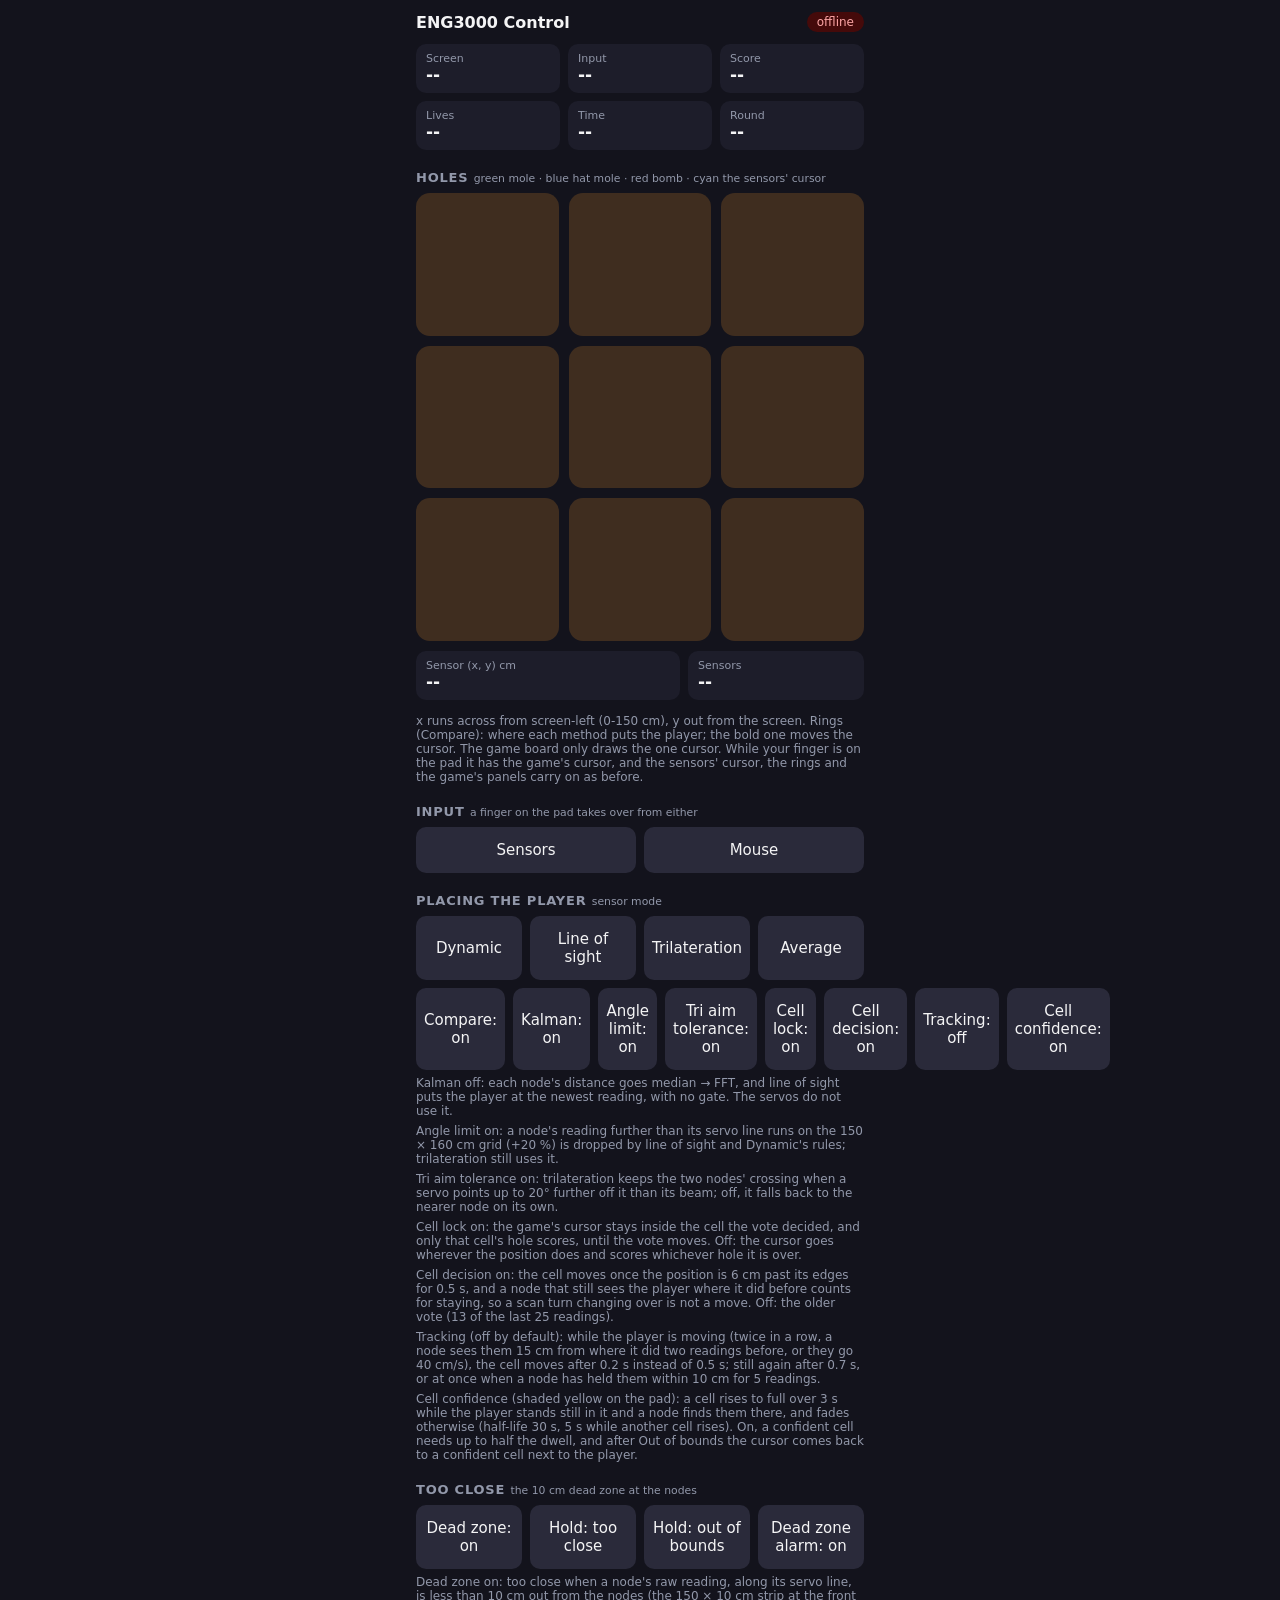
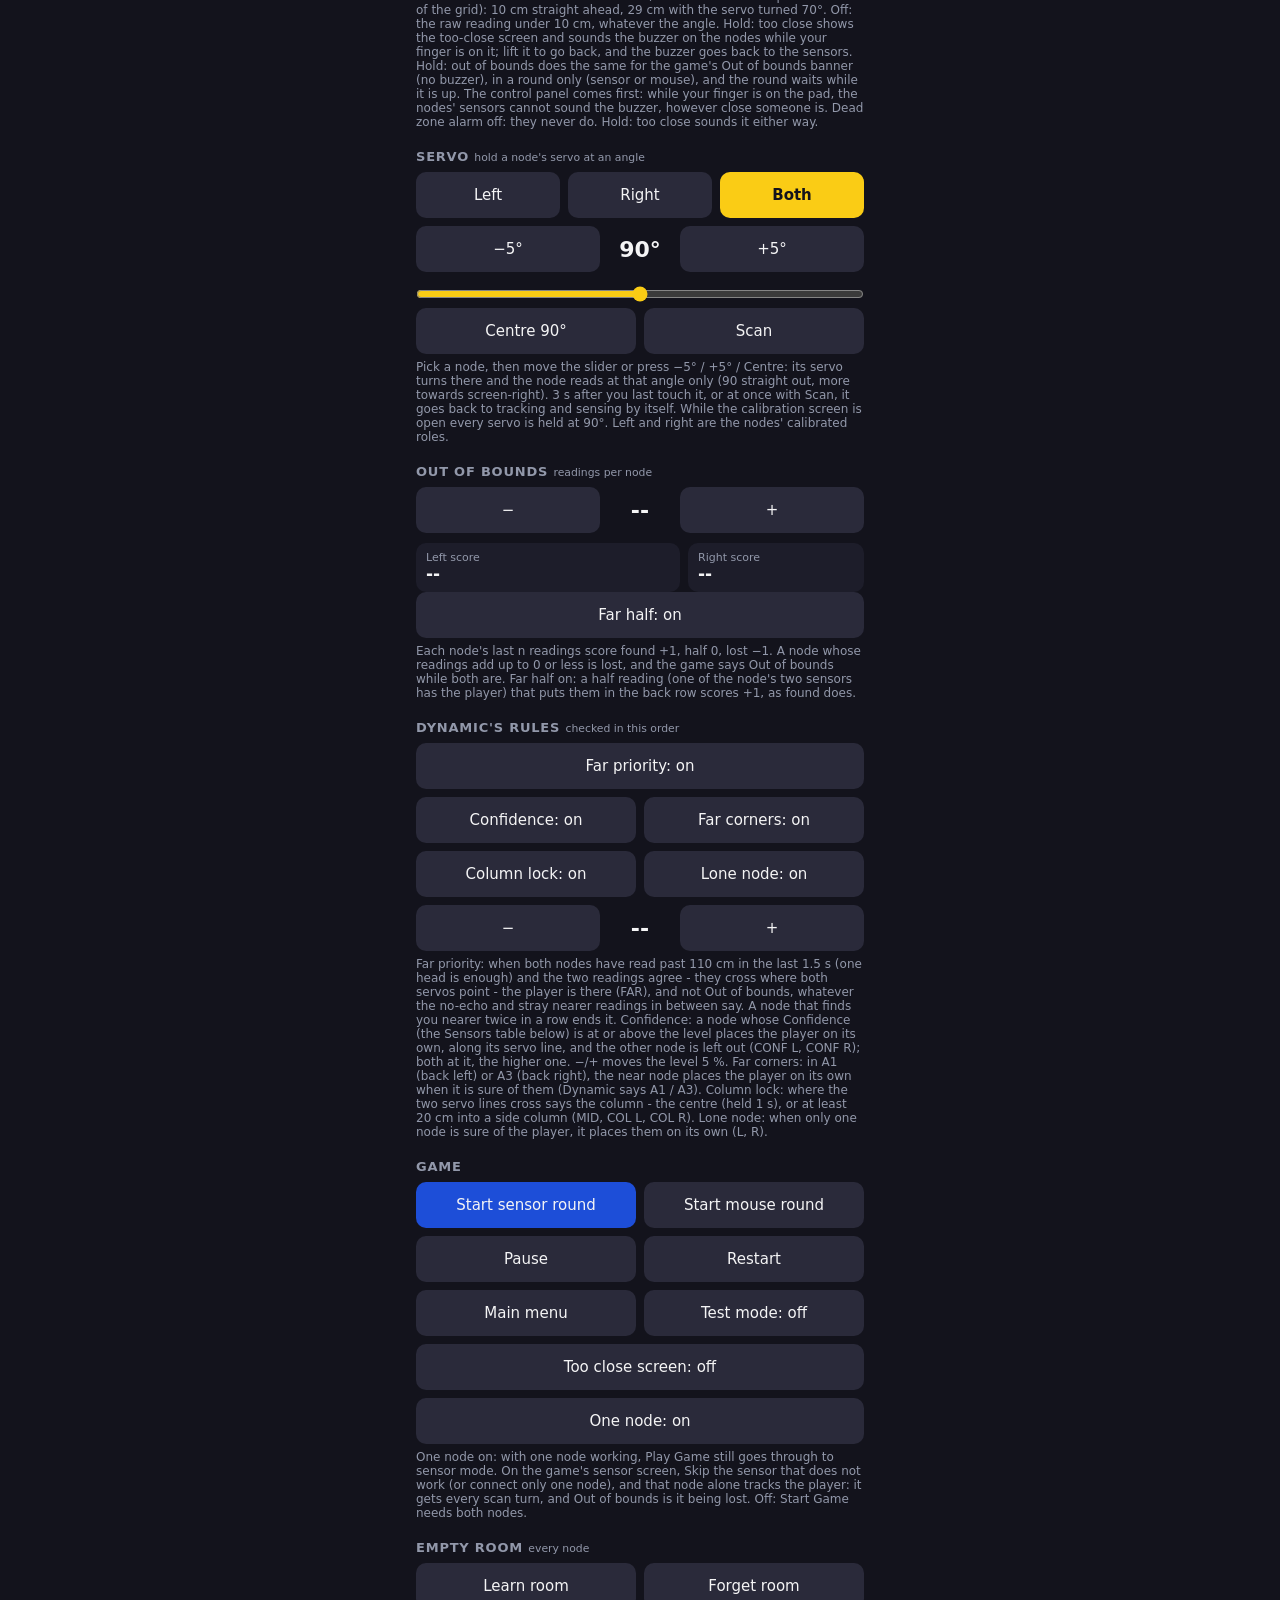
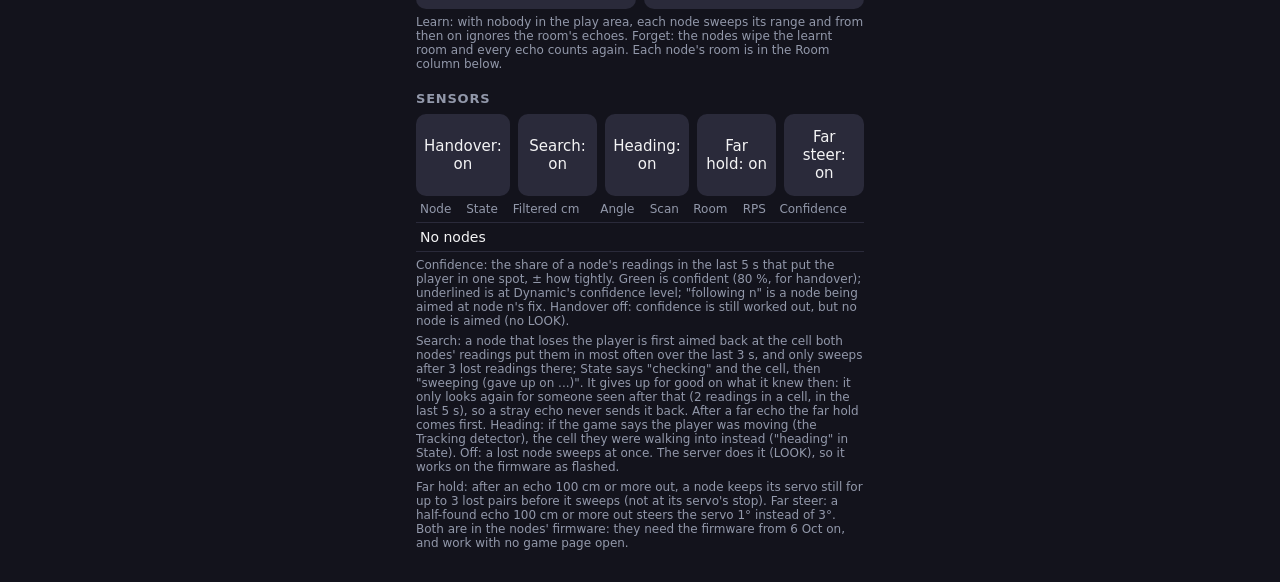
<file: Website/template/control.html>
<!DOCTYPE html>
<html>

<head>
    <meta charset="utf-8">
    <title>ENG3000 Control</title>
    <meta name="viewport" content="width=device-width, initial-scale=1, user-scalable=no">
    <link rel="icon" type="image/x-icon" href="/static/favicon.ico">
</head>

<body>
    <header>
        <strong>ENG3000 Control</strong>
        <span id="conn" class="pill off">offline</span>
    </header>

    <section class="stats">
        <div><span>Screen</span><b id="screen">--</b></div>
        <div><span>Input</span><b id="mode">--</b></div>
        <div><span>Score</span><b id="score">--</b></div>
        <div><span>Lives</span><b id="lives">--</b></div>
        <div><span>Time</span><b id="time">--</b></div>
        <div><span>Round</span><b id="status">--</b></div>
    </section>

    <section>
        <h2>Holes <small>green mole · blue hat mole · red bomb · cyan the sensors' cursor</small></h2>
        <div id="pad"></div>
        <div class="coord">
            <div><span id="coordLabel">Sensor (x, y) cm</span><b id="coordXY">--</b></div>
            <div><span>Sensors</span><b id="coordState">--</b></div>
        </div>
        <div id="methodFixes" class="fixes"></div>
        <p class="note">x runs across from screen-left (0-150 cm), y out from the screen. Rings (Compare):
            where each method puts the player; the bold one moves the cursor. The game board only draws the
            one cursor. While your finger is on the pad it has the game's cursor, and the sensors' cursor, the
            rings and the game's panels carry on as before.</p>
    </section>

    <section>
        <h2>Input <small>a finger on the pad takes over from either</small></h2>
        <div class="row">
            <button data-mode="sensor">Sensors</button>
            <button data-mode="mouse">Mouse</button>
        </div>
    </section>

    <section>
        <h2>Placing the player <small>sensor mode</small></h2>
        <div class="row" id="position"></div>
        <div class="row">
            <button id="compareBtn" data-action="compare">Compare: on</button>
            <button id="kalmanBtn" data-action="kalman">Kalman: on</button>
            <button id="angleLimitBtn" data-action="angleLimit">Angle limit: on</button>
            <button id="triAimToleranceBtn" data-action="triAimTolerance">Tri aim tolerance: on</button>
            <button id="cellLockBtn" data-action="cellLock">Cell lock: on</button>
            <button id="cellDecisionBtn" data-action="cellDecision">Cell decision: on</button>
            <button id="trackMovingBtn" data-action="trackMoving">Tracking: off</button>
            <button id="cellConfidenceBtn" data-action="cellConfidence">Cell confidence: on</button>
        </div>
        <p class="note">Kalman off: each node's distance goes median → FFT, and line of sight puts the
            player at the newest reading, with no gate. The servos do not use it.</p>
        <p class="note">Angle limit on: a node's reading further than its servo line runs on the
            150 × 160 cm grid (+20 %) is dropped by line of sight and Dynamic's rules;
            trilateration still uses it.</p>
        <p class="note">Tri aim tolerance on: trilateration keeps the two nodes' crossing when a
            servo points up to 20° further off it than its beam; off, it falls back to the nearer
            node on its own.</p>
        <p class="note">Cell lock on: the game's cursor stays inside the cell the vote decided, and
            only that cell's hole scores, until the vote moves. Off: the cursor goes wherever the
            position does and scores whichever hole it is over.</p>
        <p class="note">Cell decision on: the cell moves once the position is 6 cm past its edges
            for 0.5 s, and a node that still sees the player where it did before counts for
            staying, so a scan turn changing over is not a move. Off: the older vote (13 of the
            last 25 readings).</p>
        <p class="note">Tracking (off by default): while the player is moving (twice in a row, a node
            sees them 15 cm from where it did two readings before, or they go 40 cm/s), the cell
            moves after 0.2 s instead of 0.5 s; still again after 0.7 s, or at once when a node has
            held them within 10 cm for 5 readings.</p>
        <p class="note">Cell confidence (shaded yellow on the pad): a cell rises to full over 3 s while
            the player stands still in it and a node finds them there, and fades otherwise (half-life
            30 s, 5 s while another cell rises). On, a confident cell needs up to half the dwell, and
            after Out of bounds the cursor comes back to a confident cell next to the player.</p>
    </section>

    <section>
        <h2>Too close <small>the 10 cm dead zone at the nodes</small></h2>
        <div class="row">
            <button id="deadZoneBtn" data-action="deadZone">Dead zone: on</button>
            <button id="holdTooCloseBtn" class="hold">Hold: too close</button>
            <button id="holdOutOfBoundsBtn" class="hold">Hold: out of bounds</button>
            <button id="alarmBtn">Dead zone alarm: on</button>
        </div>
        <p class="note">Dead zone on: too close when a node's raw reading, along its servo line, is
            less than 10 cm out from the nodes (the 150 × 10 cm strip at the front of the grid):
            10 cm straight ahead, 29 cm with the servo turned 70°. Off: the raw reading under
            10 cm, whatever the angle. Hold: too close shows the too-close screen and sounds the
            buzzer on the nodes while your finger is on it; lift it to go back, and the buzzer
            goes back to the sensors. Hold: out of bounds does the same for the game's Out of
            bounds banner (no buzzer), in a round only (sensor or mouse), and the round waits
            while it is up. The control panel comes first: while your finger is on the pad, the
            nodes' sensors cannot sound the buzzer, however close someone is. Dead zone alarm
            off: they never do. Hold: too close sounds it either way.</p>
    </section>

    <section>
        <h2>Servo <small>hold a node's servo at an angle</small></h2>
        <div class="row" id="servoTargets">
            <button data-servo-target="left">Left</button>
            <button data-servo-target="right">Right</button>
            <button data-servo-target="both" class="selected">Both</button>
        </div>
        <div class="row">
            <button id="servoLess" aria-label="Turn 5 degrees less">&minus;5°</button>
            <b id="servoAngle" class="stepper">90°</b>
            <button id="servoMore" aria-label="Turn 5 degrees more">+5°</button>
        </div>
        <input id="servoSlider" type="range" min="0" max="180" step="1" value="90" aria-label="Servo angle">
        <div class="row">
            <button id="servoCentre">Centre 90°</button>
            <button id="servoScan">Scan</button>
        </div>
        <p class="note">Pick a node, then move the slider or press &minus;5° / +5° / Centre: its servo
            turns there and the node reads at that angle only (90 straight out, more towards
            screen-right). 3 s after you last touch it, or at once with Scan, it goes back to
            tracking and sensing by itself. While the calibration screen is open every servo is
            held at 90°. Left and right are the nodes' calibrated roles.</p>
    </section>

    <section>
        <h2>Out of bounds <small>readings per node</small></h2>
        <div class="row">
            <button id="lostLess" aria-label="Fewer readings">&minus;</button>
            <b id="lostReadings" class="stepper">--</b>
            <button id="lostMore" aria-label="More readings">+</button>
        </div>
        <div class="coord">
            <div><span>Left score</span><b id="lostScoreLeft">--</b></div>
            <div><span>Right score</span><b id="lostScoreRight">--</b></div>
        </div>
        <div class="row">
            <button id="farHalfBtn" data-action="farHalf">Far half: on</button>
        </div>
        <p class="note">Each node's last n readings score found +1, half 0, lost &minus;1. A node whose
            readings add up to 0 or less is lost, and the game says Out of bounds while both are.
            Far half on: a half reading (one of the node's two sensors has the player) that puts
            them in the back row scores +1, as found does.</p>
    </section>

    <section>
        <h2>Dynamic's rules <small>checked in this order</small></h2>
        <div class="row">
            <button data-rule="farPriority">Far priority: on</button>
        </div>
        <div class="row">
            <button data-rule="confidenceNode">Confidence: on</button>
            <button data-rule="cornerNode">Far corners: on</button>
        </div>
        <div class="row">
            <button data-rule="columnLock">Column lock: on</button>
            <button data-rule="loneNode">Lone node: on</button>
        </div>
        <div class="row">
            <button id="levelLess" aria-label="Lower confidence level">&minus;</button>
            <b id="confidenceLevel" class="stepper">--</b>
            <button id="levelMore" aria-label="Higher confidence level">+</button>
        </div>
        <p class="note">Far priority: when both nodes have read past 110 cm in the last 1.5 s
            (one head is enough) and the two readings agree - they cross where both servos point - the
            player is there (FAR), and not Out of bounds, whatever the no-echo and stray nearer
            readings in between say. A node that finds you nearer twice in a row ends it.
            Confidence: a node whose Confidence (the Sensors table below) is at or above
            the level places the player on its own, along its servo line, and the other node is left
            out (CONF L, CONF R); both at it, the higher one. &minus;/+ moves the level 5 %.
            Far corners: in A1 (back left) or A3 (back right), the near node places the player
            on its own when it is sure of them (Dynamic says A1 / A3). Column lock: where the two servo
            lines cross says the column - the centre (held 1 s), or at least 20 cm into a side column
            (MID, COL L, COL R). Lone node: when only one node is sure of the player, it places them on
            its own (L, R).</p>
    </section>

    <section>
        <h2>Game</h2>
        <div class="grid2">
            <button data-action="start" data-start-mode="sensor" class="primary">Start sensor round</button>
            <button data-action="start" data-start-mode="mouse">Start mouse round</button>
            <button id="pauseBtn" data-action="pause">Pause</button>
            <button data-action="restart">Restart</button>
            <button data-action="menu">Main menu</button>
            <button id="testBtn" data-action="testMode">Test mode: off</button>
            <button id="alertBtn" data-action="alert" class="wide">Too close screen: off</button>
            <button id="oneNodeBtn" data-action="oneNode" class="wide">One node: on</button>
        </div>
        <p class="note">One node on: with one node working, Play Game still goes through to sensor
            mode. On the game's sensor screen, Skip the sensor that does not work (or connect only
            one node), and that node alone tracks the player: it gets every scan turn, and Out of
            bounds is it being lost. Off: Start Game needs both nodes.</p>
    </section>

    <section>
        <h2>Empty room <small>every node</small></h2>
        <div class="grid2">
            <button data-room="learn">Learn room</button>
            <button data-room="forget">Forget room</button>
        </div>
        <p class="note">Learn: with nobody in the play area, each node sweeps its range and from then on
            ignores the room's echoes. Forget: the nodes wipe the learnt room and every echo counts again.
            Each node's room is in the Room column below.</p>
    </section>

    <section>
        <h2>Sensors</h2>
        <div class="row">
            <button id="handoverBtn">Handover: on</button>
            <button id="searchBtn">Search: on</button>
            <button id="headingBtn">Heading: on</button>
            <button id="farHoldBtn">Far hold: on</button>
            <button id="farSteerBtn">Far steer: on</button>
        </div>
        <table>
            <thead><tr><th>Node</th><th>State</th><th>Filtered cm</th><th>Angle</th><th>Scan</th><th>Room</th><th>RPS</th><th>Confidence</th></tr></thead>
            <tbody id="nodes"><tr><td colspan="8">No nodes</td></tr></tbody>
        </table>
        <p class="note">Confidence: the share of a node's readings in the last 5 s that put the
            player in one spot, ± how tightly. Green is confident (80 %, for handover); underlined is
            at Dynamic's confidence level; "following n" is a node
            being aimed at node n's fix. Handover off: confidence is still worked out, but no
            node is aimed (no LOOK).</p>
        <p class="note">Search: a node that loses the player is first aimed back at the cell both
            nodes' readings put them in most often over the last 3 s, and only sweeps after 3 lost
            readings there; State says "checking" and the cell, then "sweeping (gave up on ...)".
            It gives up for good on what it knew then: it only looks again for someone seen after
            that (2 readings in a cell, in the last 5 s), so a stray echo never sends it back. After a far echo the far hold comes first. Heading: if the game says the
            player was moving (the Tracking detector), the cell they were walking into instead
            ("heading" in State). Off: a lost node sweeps at once. The server does it (LOOK), so
            it works on the firmware as flashed.</p>
        <p class="note">Far hold: after an echo 100 cm or more out, a node keeps its servo still for up
            to 3 lost pairs before it sweeps (not at its servo's stop). Far steer: a half-found echo
            100 cm or more out steers the servo 1&deg; instead of 3&deg;. Both are in the nodes'
            firmware: they need the firmware from 6 Oct on, and work with no game page open.</p>
    </section>

    <script>
        const wsProtocol = location.protocol === "https:" ? "wss" : "ws";
        const wsUrl = `${wsProtocol}://${location.hostname}:8765/control`;
        const $ = (id) => document.getElementById(id);
        let socket = null;
        let game = null;

        const pad = $("pad");
        for (let i = 0; i < 9; i++) {
            const cell = document.createElement("div");
            cell.className = "hole";
            cell.dataset.hole = i;
            pad.appendChild(cell);
        }

        function send(command) {
            if (socket && socket.readyState === WebSocket.OPEN) {
                socket.send(JSON.stringify(command));
            }
        }

        // The pad is a touchpad: while a finger is down it has the game's
        // cursor, which follows it smoothly, on top of whichever mode is
        // running; lifting hands the cursor back. Positions go out at most once per animation
        // frame so a fast drag does not flood the socket, and a still finger
        // re-sends every HEARTBEAT_MS so the game knows it is still held.
        const finger = document.createElement("div");
        finger.id = "finger";
        pad.appendChild(finger);

        // The cursor mirrored from game:status. In sensor mode it is the
        // sensors' own, where they put the player, finger or not; in mouse
        // mode the game's, hidden while a finger is down, because then it is
        // only a delayed copy of the finger.
        const gameCursor = document.createElement("div");
        gameCursor.id = "gameCursor";
        pad.appendChild(gameCursor);

        // Compare: a ring for where line of sight, trilateration and the
        // average put the player, in the game's colours. The cursor above
        // follows the one placing the player (with Dynamic on, the one Dynamic
        // follows), eased; the rings are where each is right now.
        const METHOD_STYLES = {
            los: { short: "LOS", colour: "#22d3ee" },
            tri: { short: "TRI", colour: "#e879f9" },
            avg: { short: "AVG", colour: "#f8fafc" },
        };
        const rings = {};
        Object.entries(METHOD_STYLES).forEach(([method, style]) => {
            const ring = document.createElement("div");
            ring.className = `ring ${method}`;
            ring.style.borderColor = style.colour;
            const label = document.createElement("span");
            label.textContent = style.short;
            label.style.color = style.colour;
            ring.appendChild(label);
            pad.appendChild(ring);
            rings[method] = ring;
        });

        const HEARTBEAT_MS = 250;
        let dragging = false;
        let pendingPoint = null;
        let lastPoint = null;
        let sendQueued = false;
        let heartbeat = null;

        function queuePoint(e) {
            const rect = pad.getBoundingClientRect();
            const x = Math.min(1, Math.max(0, (e.clientX - rect.left) / rect.width));
            const y = Math.min(1, Math.max(0, (e.clientY - rect.top) / rect.height));
            finger.style.left = `${x * 100}%`;
            finger.style.top = `${y * 100}%`;
            pendingPoint = lastPoint = { x, y };
            if (sendQueued) return;
            sendQueued = true;
            requestAnimationFrame(() => {
                sendQueued = false;
                if (pendingPoint) send({ action: "point", ...pendingPoint });
                pendingPoint = null;
            });
        }

        pad.addEventListener("pointerdown", (e) => {
            e.preventDefault();
            pad.setPointerCapture(e.pointerId);
            dragging = true;
            finger.classList.add("down");
            queuePoint(e);
            clearInterval(heartbeat);
            heartbeat = setInterval(() => {
                if (lastPoint) send({ action: "point", ...lastPoint });
            }, HEARTBEAT_MS);
        });
        pad.addEventListener("pointermove", (e) => {
            if (dragging) queuePoint(e);
        });
        const endDrag = () => {
            if (!dragging) return;
            dragging = false;
            finger.classList.remove("down");
            clearInterval(heartbeat);
            // Drop any queued frame so it cannot re-grab control after the release.
            pendingPoint = lastPoint = null;
            send({ action: "release" });
        };
        pad.addEventListener("pointerup", endDrag);
        pad.addEventListener("pointercancel", endDrag);
        pad.addEventListener("lostpointercapture", endDrag);

        document.querySelectorAll("[data-mode]").forEach((btn) => {
            btn.addEventListener("click", () => send({ action: "mode", mode: btn.dataset.mode }));
        });

        // The empty room goes straight to the nodes (no game page needed).
        // Both ask first: forgetting wipes what the nodes learnt, and learning
        // needs the play area empty.
        const ROOM_CONFIRM = {
            learn: "Learn the empty room? Nobody may stand in the play area while the nodes sweep.",
            forget: "Forget the learnt room on every node? Echoes from the room count again until it is learnt again.",
        };
        document.querySelectorAll("[data-room]").forEach((btn) => {
            btn.addEventListener("click", () => {
                if (confirm(ROOM_CONFIRM[btn.dataset.room])) send({ action: "room", room: btn.dataset.room });
            });
        });

        // Handover goes straight to the server (no game page needed), which
        // answers with handover:status.
        let handoverOn = true;
        $("handoverBtn").addEventListener("click", () => send({ action: "handover", enabled: !handoverOn }));
        // So do Search and its Heading, which answer with search:status.
        let search = { on: true, heading: true };
        $("searchBtn").addEventListener("click", () => send({ action: "search", enabled: !search.on }));
        $("headingBtn").addEventListener("click", () => send({ action: "searchHeading", enabled: !search.heading }));
        function renderSearch(status) {
            if (!status || typeof status.on !== "boolean" || typeof status.heading !== "boolean") return;
            search = { on: status.on, heading: status.heading };
            $("searchBtn").textContent = `Search: ${search.on ? "on" : "off"}`;
            $("searchBtn").classList.toggle("selected", !search.on);
            $("headingBtn").textContent = `Heading: ${search.heading ? "on" : "off"}`;
            $("headingBtn").classList.toggle("selected", !search.heading);
        }
        // Far hold and far steer go straight to the server, which tells the
        // nodes (FARHOLD / FARSTEER) and answers with far:status.
        let far = { hold: true, steer: true };
        $("farHoldBtn").addEventListener("click", () => send({ action: "farHold", enabled: !far.hold }));
        $("farSteerBtn").addEventListener("click", () => send({ action: "farSteer", enabled: !far.steer }));
        function renderFar(status) {
            if (!status || typeof status.hold !== "boolean" || typeof status.steer !== "boolean") return;
            far = { hold: status.hold, steer: status.steer };
            $("farHoldBtn").textContent = `Far hold: ${far.hold ? "on" : "off"}`;
            $("farHoldBtn").classList.toggle("selected", !far.hold);
            $("farSteerBtn").textContent = `Far steer: ${far.steer ? "on" : "off"}`;
            $("farSteerBtn").classList.toggle("selected", !far.steer);
        }

        // The Dead-zone alarm switch goes straight to the server, which tells
        // the nodes (ALARM) and answers with alarm:status. Off, or while a
        // finger is on the pad, the nodes' sensors cannot sound the buzzer;
        // the hold button still does.
        let alarmOn = true;
        $("alarmBtn").addEventListener("click", () => send({ action: "alarm", enabled: !alarmOn }));
        function renderAlarm(on) {
            if (typeof on !== "boolean") return;
            alarmOn = on;
            $("alarmBtn").textContent = `Dead zone alarm: ${on ? "on" : "off"}`;
            $("alarmBtn").classList.toggle("selected", !on);
        }

        function renderHandover(on) {
            if (typeof on !== "boolean") return;
            handoverOn = on;
            $("handoverBtn").textContent = `Handover: ${on ? "on" : "off"}`;
            $("handoverBtn").classList.toggle("selected", !on);
        }

        // The hold buttons: while a finger is on one, each of its actions goes
        // out with on: true, re-sent like the pad's point so the game (or the
        // node) lets go if the phone goes quiet, then once with on: false.
        //   tooCloseHold - the too-close screen, through the game page
        //   buzzerHold   - the dead-zone buzzer, straight to the nodes
        //   outOfBoundsHold - the game's Out of bounds banner, through the game page
        // Hold: too close sends the first two together (Aaron, 3 Nov).
        function holdButton(btn, ...actions) {
            let beat = null;
            const sendAll = (on) => actions.forEach((action) => send({ action, on }));
            btn.addEventListener("pointerdown", (e) => {
                e.preventDefault();
                btn.setPointerCapture(e.pointerId);
                btn.classList.add("selected");
                sendAll(true);
                clearInterval(beat);
                beat = setInterval(() => sendAll(true), HEARTBEAT_MS);
            });
            const end = () => {
                if (beat === null) return;
                clearInterval(beat);
                beat = null;
                btn.classList.remove("selected");
                sendAll(false);
            };
            btn.addEventListener("pointerup", end);
            btn.addEventListener("pointercancel", end);
            btn.addEventListener("lostpointercapture", end);
        }
        holdButton($("holdTooCloseBtn"), "tooCloseHold", "buzzerHold");
        holdButton($("holdOutOfBoundsBtn"), "outOfBoundsHold");

        // The servo control: straight to the nodes (AIM / SCAN). The hold is
        // re-sent every HEARTBEAT_MS while the servo is being controlled - a
        // finger on the slider, or SERVO_IDLE_MS since the last touch - then
        // let go, and the node goes back to tracking. The server lets go by
        // itself 1 s after the last one, so a dropped phone cannot keep it.
        const SERVO_IDLE_MS = 3000;
        let servoTarget = "both";
        let servoAngle = 90;
        let servoSentAt = 0;
        let servoPending = null;
        let servoTouchedAt = 0;
        let servoSliding = false;
        let servoBeat = null;

        const sendServoHold = () => {
            servoSentAt = Date.now();
            send({ action: "servo", target: servoTarget, angle: servoAngle });
        };

        function releaseServo() {
            clearTimeout(servoPending);
            clearInterval(servoBeat);
            servoBeat = null;
            servoSliding = false;
            send({ action: "servo", target: servoTarget, scan: true });
        }

        function holdServo(angle) {
            servoAngle = Math.min(180, Math.max(0, Math.round(angle)));
            servoTouchedAt = Date.now();
            $("servoAngle").textContent = `${servoAngle}°`;
            $("servoSlider").value = servoAngle;
            // The slider sends as it moves, at most every 100 ms, and always
            // its last angle.
            clearTimeout(servoPending);
            const wait = 100 - (Date.now() - servoSentAt);
            servoPending = setTimeout(sendServoHold, Math.max(0, wait));
            if (servoBeat === null) {
                servoBeat = setInterval(() => {
                    if (!servoSliding && Date.now() - servoTouchedAt > SERVO_IDLE_MS) releaseServo();
                    else sendServoHold();
                }, HEARTBEAT_MS);
            }
        }

        document.querySelectorAll("[data-servo-target]").forEach((btn) => {
            btn.addEventListener("click", () => {
                // The old node is let go: it goes back to tracking.
                if (servoBeat !== null) releaseServo();
                servoTarget = btn.dataset.servoTarget;
                document.querySelectorAll("[data-servo-target]").forEach((other) => {
                    other.classList.toggle("selected", other === btn);
                });
            });
        });
        $("servoSlider").addEventListener("input", (e) => holdServo(Number(e.target.value)));
        $("servoSlider").addEventListener("pointerdown", () => { servoSliding = true; });
        ["pointerup", "pointercancel", "change"].forEach((type) => {
            $("servoSlider").addEventListener(type, () => {
                servoSliding = false;
                servoTouchedAt = Date.now();
            });
        });
        $("servoLess").addEventListener("click", () => holdServo(servoAngle - 5));
        $("servoMore").addEventListener("click", () => holdServo(servoAngle + 5));
        $("servoCentre").addEventListener("click", () => holdServo(90));
        $("servoScan").addEventListener("click", releaseServo);

        // Dynamic's rule switches: each press flips one (on until the game
        // says otherwise).
        const RULE_LABELS = {
            farPriority: "Far priority", confidenceNode: "Confidence", cornerNode: "Far corners",
            columnLock: "Column lock", loneNode: "Lone node",
        };
        const ruleOn = (name) => !(game && game.dynamicRules && game.dynamicRules[name] === false);
        document.querySelectorAll("[data-rule]").forEach((btn) => {
            btn.addEventListener("click", () => {
                const name = btn.dataset.rule;
                send({ action: "dynamicRules", rules: { [name]: !ruleOn(name) } });
            });
        });

        document.querySelectorAll("[data-action]").forEach((btn) => {
            btn.addEventListener("click", () => {
                const action = btn.dataset.action;
                if (action === "start") return send({ action, mode: btn.dataset.startMode });
                if (action === "testMode") return send({ action, enabled: !(game && game.testMode) });
                // On until the game says otherwise, so the first press turns it off.
                if (action === "kalman") return send({ action, enabled: Boolean(game) && game.kalman === false });
                if (action === "angleLimit") return send({ action, enabled: Boolean(game) && game.angleLimit === false });
                if (action === "triAimTolerance") return send({ action, enabled: Boolean(game) && game.triAimTolerance === false });
                if (action === "deadZone") return send({ action, enabled: Boolean(game) && game.deadZone === false });
                if (action === "cellLock") return send({ action, enabled: Boolean(game) && game.cellLock === false });
                if (action === "cellDecision") return send({ action, enabled: Boolean(game) && game.cellDecision === false });
                // Off until the game says otherwise, so the first press turns it on.
                if (action === "trackMoving") return send({ action, enabled: !(game && game.trackMoving) });
                if (action === "cellConfidence") return send({ action, enabled: Boolean(game) && game.cellConfidence === false });
                if (action === "farHalf") return send({ action, enabled: Boolean(game) && game.farHalf === false });
                if (action === "oneNode") return send({ action, enabled: Boolean(game) && game.oneNode === false });
                if (action === "compare") return send({ action, enabled: Boolean(game) && game.compare === false });
                if (action === "alert") return send({ action, enabled: !(game && game.alertForced) });
                if (action === "pause" && game && game.status === "paused") return send({ action: "resume" });
                send({ action });
            });
        });

        // The position switch, which the game no longer draws: how the sensors
        // place the player - Dynamic (the steadiest of the other three, or one
        // of its rules), line of sight, trilateration or their average. The
        // game sends the methods it has, and the one in use, with its status,
        // so a new method shows up here without changing this page. While
        // Dynamic is on its button says what it is following, as the game's
        // own button did (dynamicFollowing: LOS, TRI, AVG, or a rule - A1, A3,
        // MID, COL L, COL R, L or R).
        const DEFAULT_POSITION_METHODS = [
            { id: "dyn", label: "Dynamic" },
            { id: "los", label: "Line of sight" },
            { id: "tri", label: "Trilateration" },
            { id: "avg", label: "Average" },
        ];
        let positionKey = null;

        function renderPositionMethods() {
            const methods = (game && game.positionMethods) || DEFAULT_POSITION_METHODS;
            const key = methods.map((m) => m.id).join(",");
            const box = $("position");
            if (key !== positionKey) {
                positionKey = key;
                box.replaceChildren();
                methods.forEach((m) => {
                    const btn = document.createElement("button");
                    btn.dataset.method = m.id;
                    btn.dataset.label = m.label;
                    btn.textContent = m.label;
                    btn.addEventListener("click", () => send({ action: "position", method: m.id }));
                    box.appendChild(btn);
                });
            }
            box.querySelectorAll("[data-method]").forEach((btn) => {
                btn.classList.toggle("selected", Boolean(game) && btn.dataset.method === game.positionMethod);
                const following = btn.dataset.method === "dyn" && game && game.dynamicFollowing;
                btn.textContent = following ? `${btn.dataset.label} (${following})` : btn.dataset.label;
            });
        }

        renderPositionMethods();

        // Out of bounds: how many readings each node's lost score is taken
        // over. A tap asks the game for one more or fewer; until the game's
        // status says it took, the number shown is the one asked for, so quick
        // taps add up.
        const LOST_READINGS_MAX = 50;
        let lostReadingsAsked = null;

        function lostReadingsShown() {
            if (lostReadingsAsked !== null) return lostReadingsAsked;
            return game && Number.isInteger(game.lostReadings) ? game.lostReadings : null;
        }

        function askLostReadings(step) {
            const current = lostReadingsShown();
            if (current === null) return;
            lostReadingsAsked = Math.max(1, Math.min(LOST_READINGS_MAX, current + step));
            send({ action: "lostReadings", count: lostReadingsAsked });
            renderLostReadings();
        }

        $("lostLess").addEventListener("click", () => askLostReadings(-1));
        $("lostMore").addEventListener("click", () => askLostReadings(1));

        // Each node's score over its last n readings, from the game: positive
        // is finding the player, 0 or less is lost; "--" until it has n.
        function renderLostReadings() {
            if (game && game.lostReadings === lostReadingsAsked) lostReadingsAsked = null;
            const n = lostReadingsShown();
            $("lostReadings").textContent = n === null ? "--" : String(n);
            const scores = (game && game.lostScores) || [];
            [["lostScoreLeft", scores[0]], ["lostScoreRight", scores[1]]].forEach(([id, entry]) => {
                const box = $(id);
                if (!entry || entry.score === null) {
                    box.textContent = entry ? `-- (${entry.readings} of ${n})` : "--";
                    box.style.color = "";
                    return;
                }
                box.textContent = `${entry.score > 0 ? "+" : ""}${entry.score} ${entry.score > 0 ? "finding" : "lost"}`;
                box.style.color = entry.score > 0 ? "#22c55e" : "#ef4444";
            });
        }

        // The confidence level, in percent: as the lost readings above, a tap
        // asks the game for 5 % more or less, and the number asked for shows
        // until the game's status says it took.
        let confidenceLevelAsked = null;

        function confidenceLevelShown() {
            if (confidenceLevelAsked !== null) return confidenceLevelAsked;
            return game && Number.isInteger(game.confidenceLevel) ? game.confidenceLevel : null;
        }

        function askConfidenceLevel(step) {
            const current = confidenceLevelShown();
            if (current === null) return;
            confidenceLevelAsked = Math.max(5, Math.min(100, current + step));
            send({ action: "confidenceLevel", pct: confidenceLevelAsked });
            renderConfidenceLevel();
        }

        $("levelLess").addEventListener("click", () => askConfidenceLevel(-5));
        $("levelMore").addEventListener("click", () => askConfidenceLevel(5));

        function renderConfidenceLevel() {
            if (game && game.confidenceLevel === confidenceLevelAsked) confidenceLevelAsked = null;
            const level = confidenceLevelShown();
            $("confidenceLevel").textContent = level === null ? "--" : `${level}%`;
        }

        function renderGame() {
            if (!game) return;
            renderPositionMethods();
            renderLostReadings();
            renderConfidenceLevel();
            $("screen").textContent = game.screen;
            $("mode").textContent = game.remote ? `${game.mode} + pad` : game.mode;
            $("score").textContent = game.score;
            $("lives").textContent = game.lives;
            $("time").textContent = `${Math.ceil(game.remainingMs / 1000)}s`;
            $("status").textContent = game.status;
            $("pauseBtn").textContent = game.status === "paused" ? "Resume" : "Pause";
            $("testBtn").textContent = `Test mode: ${game.testMode ? "on" : "off"}`;
            $("compareBtn").textContent = `Compare: ${game.compare === false ? "off" : "on"}`;
            $("compareBtn").classList.toggle("selected", game.compare !== false);
            $("kalmanBtn").textContent = `Kalman: ${game.kalman === false ? "off" : "on"}`;
            $("kalmanBtn").classList.toggle("selected", game.kalman === false);
            $("angleLimitBtn").textContent = `Angle limit: ${game.angleLimit === false ? "off" : "on"}`;
            $("angleLimitBtn").classList.toggle("selected", game.angleLimit === false);
            $("triAimToleranceBtn").textContent = `Tri aim tolerance: ${game.triAimTolerance === false ? "off" : "on"}`;
            $("triAimToleranceBtn").classList.toggle("selected", game.triAimTolerance === false);
            $("deadZoneBtn").textContent = `Dead zone: ${game.deadZone === false ? "off" : "on"}`;
            $("deadZoneBtn").classList.toggle("selected", game.deadZone === false);
            $("cellLockBtn").textContent = `Cell lock: ${game.cellLock === false ? "off" : "on"}`;
            $("cellLockBtn").classList.toggle("selected", game.cellLock === false);
            $("cellDecisionBtn").textContent = `Cell decision: ${game.cellDecision === false ? "off" : "on"}`;
            $("cellDecisionBtn").classList.toggle("selected", game.cellDecision === false);
            $("trackMovingBtn").textContent = `Tracking: ${game.trackMoving ? "on" : "off"}`;
            $("trackMovingBtn").classList.toggle("selected", Boolean(game.trackMoving));
            $("cellConfidenceBtn").textContent = `Cell confidence: ${game.cellConfidence === false ? "off" : "on"}`;
            $("cellConfidenceBtn").classList.toggle("selected", game.cellConfidence === false);
            $("farHalfBtn").textContent = `Far half: ${game.farHalf === false ? "off" : "on"}`;
            $("farHalfBtn").classList.toggle("selected", game.farHalf === false);
            $("oneNodeBtn").textContent = `One node: ${game.oneNode === false ? "off" : "on"}`;
            $("oneNodeBtn").classList.toggle("selected", game.oneNode === false);
            document.querySelectorAll("[data-rule]").forEach((btn) => {
                const on = ruleOn(btn.dataset.rule);
                btn.textContent = `${RULE_LABELS[btn.dataset.rule]}: ${on ? "on" : "off"}`;
                btn.classList.toggle("selected", on);
            });
            $("alertBtn").textContent = `Too close screen: ${game.alertForced ? "on" : "off"}`;
            $("alertBtn").classList.toggle("danger", Boolean(game.alertForced));
            document.querySelectorAll("[data-mode]").forEach((btn) => {
                btn.classList.toggle("selected", btn.dataset.mode === game.mode);
            });
            pad.classList.toggle("disabled", game.screen !== "game");
            // The hole under the game's cursor in any mode; a game page from
            // before the cursor was mirrored only sends the remote one.
            const cursorHole = game.cursor !== undefined
                ? (game.cursor ? game.cursor.hole : -1)
                : game.remoteHole;
            const sensor = game.cursor && game.cursor.sensor;
            const confidence = sensor && Array.isArray(sensor.holeConfidence) ? sensor.holeConfidence : null;
            pad.querySelectorAll(".hole").forEach((cell, i) => {
                const item = (game.items || []).find((it) => it.hole === i);
                const type = item ? item.type : null;
                // Cell confidence: a yellow wash, stronger the surer the game is.
                const c = confidence ? Number(confidence[i]) || 0 : 0;
                cell.style.boxShadow = c > 0.01 ? `inset 0 0 0 999px rgba(250, 204, 21, ${(0.45 * c).toFixed(3)})` : "";
                cell.classList.toggle("mole", type === "mole");
                cell.classList.toggle("super", type === "super");
                cell.classList.toggle("bomb", type === "bomb");
                cell.classList.toggle("cursor", i === cursorHole);
            });
            renderCursor();
        }

        const STATE_LABELS = {
            "too-close": "too close", "out-of-bounds": "out of bounds", "no-signal": "no signal",
            offline: "sensors offline",
        };
        const SOURCE_LABELS = { both: "both", left: "left only", right: "right only" };
        const cm = (v) => v.toFixed(1);

        // Mirrors the cursor onto the pad and, in sensor mode, shows where the
        // sensors put the player - also while a finger has the game's cursor.
        // A position off the board is pinned to its edge on the pad; the
        // numbers stay exact.
        function renderCursor() {
            const cursor = game && game.cursor;
            const sensor = cursor && cursor.sensor;
            const board = sensor ? sensor.board : cursor && !dragging && !game.remote ? cursor.board : null;
            gameCursor.classList.toggle("on", Boolean(board));
            if (board) {
                const clamp = (v) => Math.min(1, Math.max(0, v));
                gameCursor.style.left = `${clamp(board.nx) * 100}%`;
                gameCursor.style.top = `${clamp(board.ny) * 100}%`;
            }

            gameCursor.classList.toggle("held", Boolean(sensor && sensor.held));
            renderRings(sensor);
            renderMethodFixes(sensor);
            // A finger on the pad: where it puts the player, in the same cm
            // as the sensors, in either mode.
            const pad = cursor && cursor.pad;
            $("coordLabel").textContent = pad ? "Phone pad (x, y) cm" : "Sensor (x, y) cm";
            if (pad) {
                $("coordXY").textContent = `(${cm(pad.xCm)}, ${cm(pad.yCm)})`;
                $("coordState").textContent = "phone pad";
                return;
            }
            if (!sensor) {
                $("coordXY").textContent = "--";
                $("coordState").textContent = cursor ? `${game.mode} input` : "--";
                return;
            }
            const placed = sensor.xCm != null && sensor.yCm != null;
            $("coordXY").textContent = placed ? `(${cm(sensor.xCm)}, ${cm(sensor.yCm)})` : "--";
            let state = STATE_LABELS[sensor.status] || sensor.status;
            if (sensor.status === "ok") state = sensor.held ? "held" : SOURCE_LABELS[sensor.source] || "ok";
            if (sensor.status === "too-close" && sensor.distanceCm != null) {
                state += ` (${Math.round(sensor.distanceCm)} cm)`;
            }
            $("coordState").textContent = state;
        }

        // The rings, while Compare is on in a sensor round, finger or not. A
        // ring off the board is pinned to its edge, as the cursor is.
        function renderRings(sensor) {
            const fixes = (sensor && sensor.fixes) || {};
            const show = Boolean(sensor && sensor.compare);
            Object.entries(rings).forEach(([method, ring]) => {
                const fix = fixes[method];
                const on = show && Boolean(fix) && fix.nx != null && fix.ny != null;
                ring.classList.toggle("on", on);
                ring.classList.toggle("inUse", Boolean(sensor) && placedBy(sensor) === method);
                if (!on) return;
                const clamp = (v) => Math.min(1, Math.max(0, v));
                ring.style.left = `${clamp(fix.nx) * 100}%`;
                ring.style.top = `${clamp(fix.ny) * 100}%`;
            });
        }

        // The method placing the player: the one switched on, or the one
        // Dynamic follows. A game from before Dynamic sends only the method.
        function placedBy(sensor) {
            return sensor.placedBy || sensor.method;
        }

        // Every method's (x, y) side by side, as the game's sensor panel lists
        // them; the one placing the player is bold.
        function renderMethodFixes(sensor) {
            const box = $("methodFixes");
            if (!sensor || !sensor.fixes) {
                box.replaceChildren();
                return;
            }
            box.replaceChildren(...Object.entries(METHOD_STYLES).map(([method, style]) => {
                const fix = sensor.fixes[method];
                const item = document.createElement("span");
                item.style.color = fix ? style.colour : "#63736f";
                item.classList.toggle("inUse", placedBy(sensor) === method);
                item.textContent = `${style.short} ${fix ? `(${fix.xCm.toFixed(0)}, ${fix.yCm.toFixed(0)})` : "--"}`;
                return item;
            }));
        }

        // A node's servo angle, scan state and empty room, from its latest
        // message - the same fields the game's sensor panel reads (readScan()
        // in game.js). Firmware without the room filter sends no room.
        const SCAN_STATES = { 0: ["found", "#22c55e"], 1: ["half", "#f59e0b"], 2: ["lost", "#ef4444"] };
        const ROOM_STATES = { 0: ["none", "#63736f"], 1: ["learning", "#f59e0b"], 2: ["learnt", "#22c55e"] };

        function readScan(n) {
            let payload = n.latest;
            if (typeof payload === "string") {
                try {
                    payload = JSON.parse(payload);
                } catch (err) {
                    payload = null;
                }
            }
            if (!payload || typeof payload !== "object") return { angle: null, state: null, room: null };
            const number = (value) => {
                if (value === null || value === undefined || value === "") return null;
                const v = Number(value);
                return Number.isFinite(v) ? v : null;
            };
            return {
                angle: number(payload.angle),
                state: number(payload.scanState ?? payload.state),
                room: number(payload.room),
            };
        }

        function renderNodes(nodes) {
            const body = $("nodes");
            if (!nodes.length) {
                body.innerHTML = '<tr><td colspan="8">No nodes</td></tr>';
                return;
            }
            body.innerHTML = nodes
                .slice()
                .sort((a, b) => a.id - b.id)
                .map((n) => {
                    const cm = n.filtered_distance == null ? "--" : n.filtered_distance.toFixed(1);
                    const conf = n.confidence;
                    let state = n.online ? (n.has_turn ? "scanning" : "online") : "offline";
                    if (n.online && conf && conf.following != null) state = `following ${conf.following}`;
                    if (n.online && n.search) state = searchState(n.search);
                    const scan = n.online ? readScan(n) : { angle: null, state: null, room: null };
                    const angle = scan.angle === null ? "--" : `${scan.angle.toFixed(0)}°`;
                    const [scanName, scanColour] = SCAN_STATES[scan.state] || ["--", "#63736f"];
                    const [roomName, roomColour] = ROOM_STATES[scan.room] || ["--", "#63736f"];
                    return `<tr><td>${n.id}</td><td>${state}</td><td>${cm}</td><td>${angle}</td>` +
                        `<td style="color:${scanColour}">${scanName}</td>` +
                        `<td style="color:${roomColour}">${roomName}</td><td>${(n.rps || 0).toFixed(1)}</td>` +
                        `${confidenceCell(conf)}</tr>`;
                })
                .join("");
        }

        // A node's search (search.py): the cell it is checking, why ("heading"
        // for a moving player) and how many lost readings it has taken there,
        // or sweeping after it.
        function searchState(s) {
            const by = s.by === "heading" ? " (heading)" : "";
            if (s.state === "checking") return `checking ${s.name}${by} ${s.checks}/${s.of}`;
            return s.name ? `sweeping (gave up on ${s.name})` : "sweeping";
        }

        // A node's confidence (handover.py): the score, and ± the spread of
        // its points; "--" before calibration has given it a role. Underlined
        // while it is ready and at the confidence level (Dynamic's first rule).
        function confidenceCell(conf) {
            if (!conf) return "<td>--</td>";
            const pct = `${Math.round(conf.score * 100)}%`;
            const spread = conf.spread_cm == null ? "" : ` ±${Math.round(conf.spread_cm)}`;
            const level = game && Number.isInteger(game.confidenceLevel) ? game.confidenceLevel : null;
            const atLevel = conf.ready === true && level !== null && conf.score * 100 >= level;
            const classes = [conf.confident ? "sure" : "", atLevel ? "level" : ""].join(" ").trim();
            return `<td class="${classes}">${pct}${spread}</td>`;
        }

        function connect() {
            socket = new WebSocket(wsUrl);
            socket.addEventListener("open", () => {
                $("conn").textContent = "connected";
                $("conn").className = "pill on";
            });
            socket.addEventListener("message", (event) => {
                const payload = JSON.parse(event.data);
                if (payload.type === "game:status") {
                    game = payload;
                    renderGame();
                } else if (payload.type === "nodes:update") {
                    renderNodes(payload.nodes);
                } else if (payload.type === "handover:status") {
                    renderHandover(payload.on);
                } else if (payload.type === "search:status") {
                    renderSearch(payload);
                } else if (payload.type === "far:status") {
                    renderFar(payload);
                } else if (payload.type === "alarm:status") {
                    renderAlarm(payload.on);
                }
            });
            socket.addEventListener("close", () => {
                $("conn").textContent = "offline";
                $("conn").className = "pill off";
                setTimeout(connect, 1000);
            });
        }

        connect();
    </script>
</body>
<style>
    * { box-sizing: border-box; }

    body {
        max-width: 480px;
        margin: 0 auto;
        padding: 12px 16px 32px;
        background: #13131c;
        color: #f4f4f5;
        font-family: system-ui, -apple-system, sans-serif;
        -webkit-tap-highlight-color: transparent;
    }

    header {
        display: flex;
        justify-content: space-between;
        align-items: center;
        margin-bottom: 12px;
    }

    h2 {
        font-size: 13px;
        text-transform: uppercase;
        letter-spacing: 0.06em;
        color: #9298aa;
        margin: 20px 0 8px;
    }

    h2 small { text-transform: none; letter-spacing: 0; font-weight: normal; }

    .pill { font-size: 12px; padding: 3px 10px; border-radius: 999px; }
    .pill.on { background: #14532d; color: #86efac; }
    .pill.off { background: #450a0a; color: #fca5a5; }

    .stats {
        display: grid;
        grid-template-columns: repeat(3, 1fr);
        gap: 8px;
    }

    .stats div,
    .coord div {
        background: #1d1d2a;
        border-radius: 10px;
        padding: 8px 10px;
        display: flex;
        flex-direction: column;
    }

    .stats span, .coord span { font-size: 11px; color: #9298aa; }
    .stats b, .coord b { font-size: 17px; overflow: hidden; text-overflow: ellipsis; white-space: nowrap; }

    .coord {
        display: grid;
        grid-template-columns: 3fr 2fr;
        gap: 8px;
        margin-top: 10px;
    }

    #coordXY { font-variant-numeric: tabular-nums; }

    .note { font-size: 12px; color: #9298aa; margin: 6px 0 0; }

    #pad {
        display: grid;
        grid-template-columns: repeat(3, 1fr);
        gap: 10px;
        touch-action: none;
        user-select: none;
        position: relative;
    }

    .hole { pointer-events: none; }

    #finger {
        position: absolute;
        left: 50%;
        top: 50%;
        width: 36px;
        height: 36px;
        margin: -18px 0 0 -18px;
        border-radius: 50%;
        border: 3px solid #facc15;
        background: rgba(250, 204, 21, 0.25);
        pointer-events: none;
        opacity: 0;
        transition: opacity 0.15s;
    }

    #finger.down { opacity: 1; }

    #gameCursor {
        position: absolute;
        left: 50%;
        top: 50%;
        width: 22px;
        height: 22px;
        margin: -11px 0 0 -11px;
        border-radius: 50%;
        border: 2px solid #13131c;
        background: #22d3ee;
        box-shadow: 0 0 0 3px rgba(34, 211, 238, 0.35);
        pointer-events: none;
        opacity: 0;
        transition: left 0.1s linear, top 0.1s linear, opacity 0.15s;
    }

    #gameCursor.on { opacity: 1; }
    #gameCursor.on.held { opacity: 0.45; }

    .ring {
        position: absolute;
        left: 50%;
        top: 50%;
        width: 16px;
        height: 16px;
        margin: -8px 0 0 -8px;
        border-radius: 50%;
        border: 2px solid;
        pointer-events: none;
        opacity: 0;
        transition: left 0.1s linear, top 0.1s linear, opacity 0.15s;
    }

    .ring.on { opacity: 1; }
    .ring.inUse { border-width: 3px; }
    .ring span { position: absolute; font: bold 10px monospace; white-space: nowrap; }
    .ring.los span { left: 50%; bottom: 100%; transform: translateX(-50%); }
    .ring.tri span { left: 50%; top: 100%; transform: translateX(-50%); }
    .ring.avg span { left: 100%; top: 50%; transform: translate(3px, -50%); }

    .fixes {
        display: flex;
        justify-content: space-between;
        gap: 8px;
        margin-top: 8px;
        font: 13px monospace;
        font-variant-numeric: tabular-nums;
    }

    .fixes .inUse { font-weight: bold; text-decoration: underline; }

    #pad.disabled { opacity: 0.4; }

    .hole {
        aspect-ratio: 1;
        border-radius: 14px;
        background: #3f2d1f;
        border: 3px solid transparent;
    }

    .hole.mole { background: #8bc34a; }
    .hole.super { background: #3b82f6; }
    .hole.bomb { background: #dc2626; }
    .hole.cursor { border-color: #facc15; }

    .row { display: flex; gap: 8px; }
    .row button { flex: 1; }
    .row + .row { margin-top: 8px; }
    .stepper { flex: 0 0 64px; align-self: center; text-align: center; font-size: 22px; }
    #servoSlider { width: 100%; margin: 14px 0 6px; accent-color: #facc15; }

    .grid2 {
        display: grid;
        grid-template-columns: 1fr 1fr;
        gap: 8px;
    }

    button {
        font: inherit;
        font-size: 15px;
        padding: 14px 8px;
        border: 0;
        border-radius: 10px;
        background: #2a2a3a;
        color: #f4f4f5;
    }

    button:active { background: #3a3a50; }
    button.primary { background: #1d4ed8; }
    button.selected { background: #facc15; color: #13131c; font-weight: 600; }
    button.hold { touch-action: none; user-select: none; -webkit-user-select: none; -webkit-touch-callout: none; }
    button.hold.selected { background: #b21b1b; color: #ffffff; }
    button.wide { grid-column: 1 / -1; }
    button.danger { background: #dc2626; font-weight: 600; }

    table { width: 100%; border-collapse: collapse; font-size: 14px; }
    th { text-align: left; color: #9298aa; font-weight: normal; font-size: 12px; }
    th, td { padding: 6px 4px; border-bottom: 1px solid #2a2a3a; }
    td.sure { color: #86efac; font-weight: 600; }
    td.level { text-decoration: underline; }
</style>

</html>
</file>
